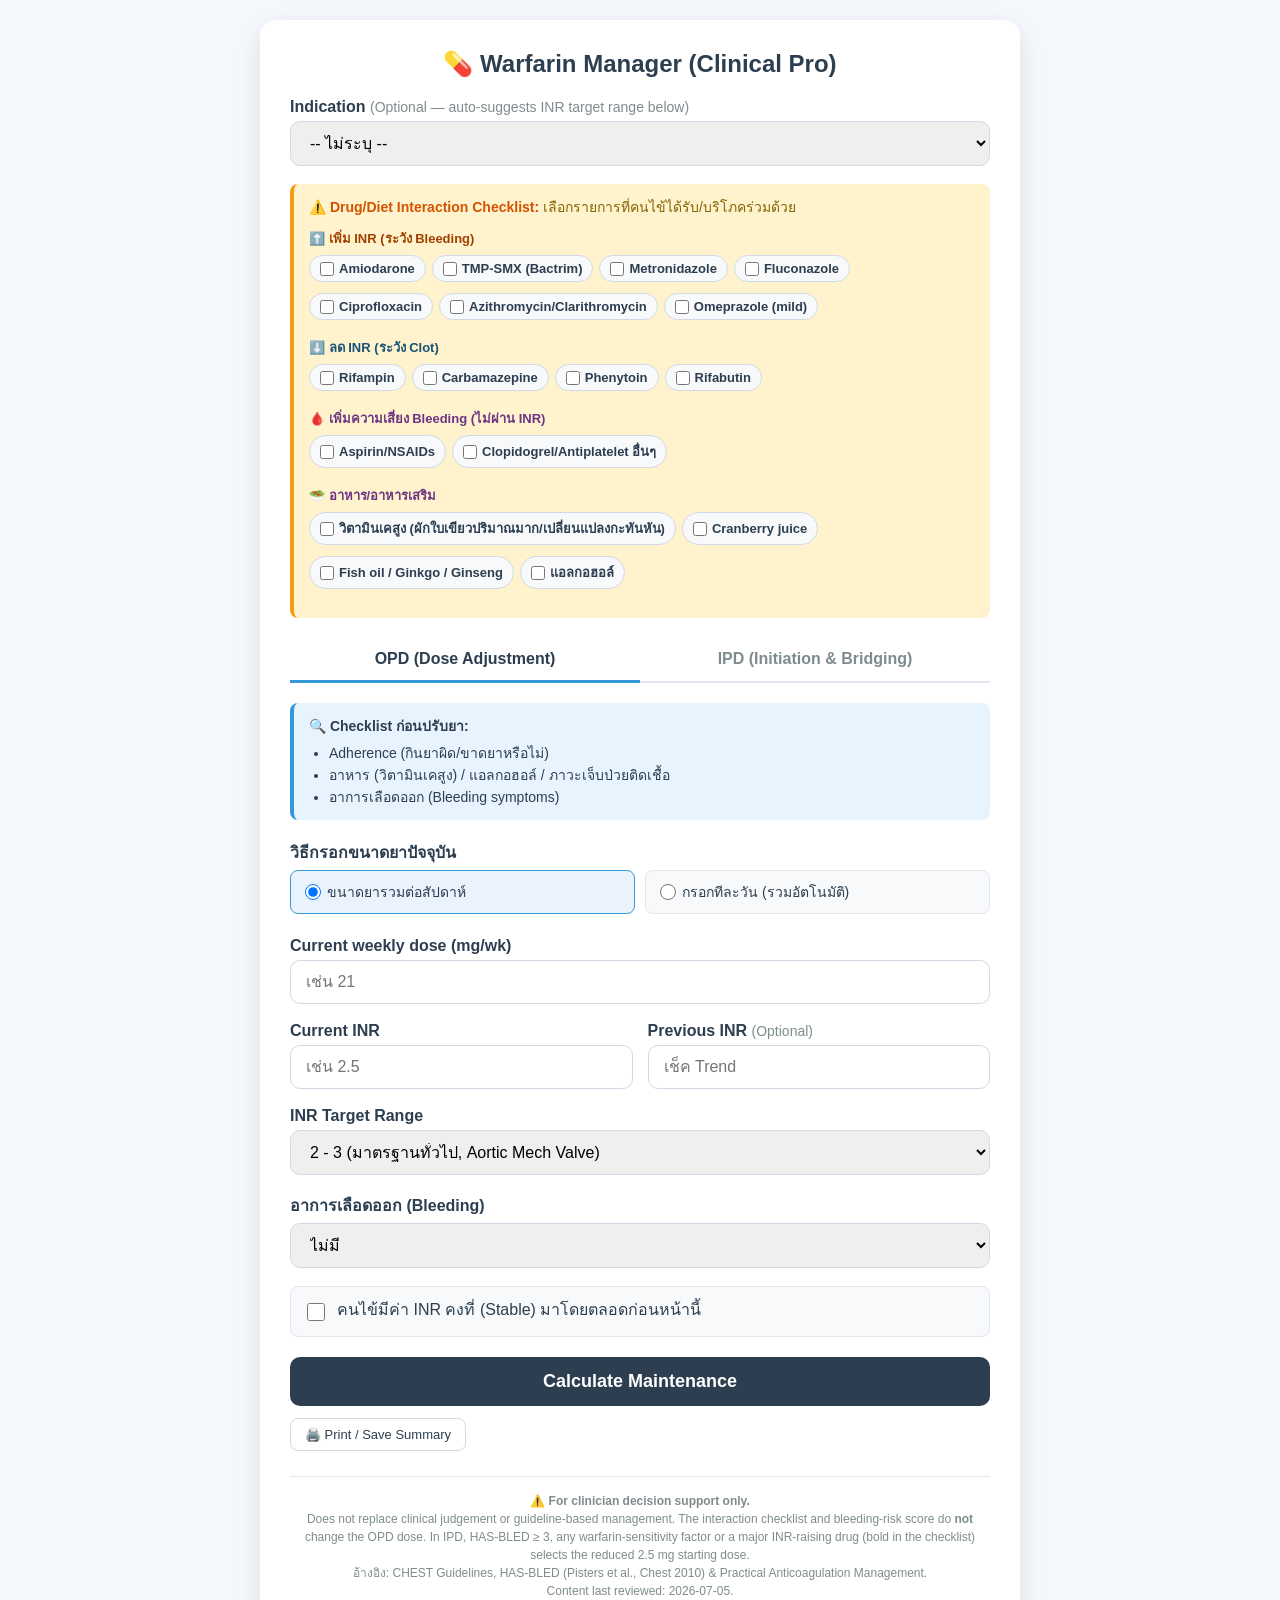
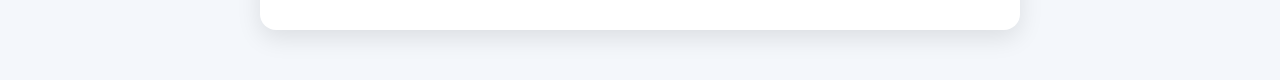
<file: index.html>
<!DOCTYPE html>
<html lang="th">
<head>
    <meta charset="UTF-8">
    <meta name="viewport" content="width=device-width, initial-scale=1.0">
    <title>Warfarin Manager (OPD/IPD)</title>
    <link rel="stylesheet" href="css/styles.css">
</head>
<body>
    <!--
        Version history (clinical governance / audit trail):
        v2.1 (2026-11-17) - Dosing-logic review: trend correction only out of range, plan direction/
                             tolerance guarantees, adjust-current-regimen option, CHEST 0.5 minor-
                             deviation rule, OPD bleeding field, valve bridging + renal LMWH notes,
                             IPD warfarin-sensitivity factors. See README "Clinical scope note".
        v2.0 (2026-07-05) - Rebuilt from single-file version into modular structure.
                             Added: indication field (auto target-range suggestion), HAS-BLED
                             bleeding-risk calculator (replaces subjective Frail checkbox),
                             categorized interaction checklist, print stylesheet, accessibility
                             improvements, inline validation. Core OPD/IPD dosing math unchanged.
        v1.0              - Original single-file "Warfarin Manager (Clinical Pro)".
    -->
    <div class="container">
        <h1>💊 Warfarin Manager (Clinical Pro)</h1>

        <!-- Indication (shared across tabs) -->
        <div class="form-group">
            <label for="indicationSelect">Indication <span class="optional-label">(Optional — auto-suggests INR target range below)</span></label>
            <select id="indicationSelect">
                <option value="">-- ไม่ระบุ --</option>
                <option value="af">Atrial Fibrillation (non-valvular)</option>
                <option value="vte">VTE (DVT/PE)</option>
                <option value="valve_aortic">Mechanical Valve - Aortic</option>
                <option value="valve_mitral">Mechanical Valve - Mitral</option>
                <option value="aps">Antiphospholipid Syndrome (APS)</option>
            </select>
            <div id="indicationNote" class="calc-note" style="margin-top:6px;"></div>
        </div>

        <!-- Drug & Diet Interaction Checklist -->
        <div class="drug-alert">
            <strong>⚠️ Drug/Diet Interaction Checklist:</strong> เลือกรายการที่คนไข้ได้รับ/บริโภคร่วมด้วย
            <div id="interactionChecklist" style="margin-top:10px;"></div>
            <div id="interactionAdvisory" class="interaction-advisory"></div>
        </div>

        <!-- Tab Navigation -->
        <div class="tabs" role="tablist">
            <button class="tab-button active" role="tab" aria-selected="true" aria-controls="opdTab" tabindex="0" onclick="switchTab('opd')">OPD (Dose Adjustment)</button>
            <button class="tab-button" role="tab" aria-selected="false" aria-controls="ipdTab" tabindex="-1" onclick="switchTab('ipd')">IPD (Initiation &amp; Bridging)</button>
        </div>

        <!-- ========================================== -->
        <!-- TAB 1: OPD (Maintenance / Dose Adjustment) -->
        <!-- ========================================== -->
        <div id="opdTab" class="tab-content active" role="tabpanel">
            <div class="clinical-checklist">
                <strong>🔍 Checklist ก่อนปรับยา:</strong>
                <ul>
                    <li>Adherence (กินยาผิด/ขาดยาหรือไม่)</li>
                    <li>อาหาร (วิตามินเคสูง) / แอลกอฮอล์ / ภาวะเจ็บป่วยติดเชื้อ</li>
                    <li>อาการเลือดออก (Bleeding symptoms)</li>
                </ul>
            </div>

            <div class="form-group">
                <label>วิธีกรอกขนาดยาปัจจุบัน</label>
                <div class="dose-mode-toggle" role="radiogroup" aria-label="วิธีกรอกขนาดยาปัจจุบัน">
                    <label class="dose-mode-option">
                        <input type="radio" name="doseInputMode" value="total" id="doseModeTotal" checked>
                        ขนาดยารวมต่อสัปดาห์
                    </label>
                    <label class="dose-mode-option">
                        <input type="radio" name="doseInputMode" value="byday" id="doseModeByDay">
                        กรอกทีละวัน (รวมอัตโนมัติ)
                    </label>
                </div>
            </div>

            <div class="form-group" id="totalDoseGroup">
                <label for="currentDose">Current weekly dose (mg/wk)</label>
                <input type="number" id="currentDose" min="1" max="105" step="0.1" placeholder="เช่น 21" aria-describedby="currentDoseError">
                <span id="currentDoseError" class="field-error" role="alert"></span>
            </div>

            <div class="form-group" id="dailyDoseGroup" style="display: none;">
                <div id="dailyDoseTable"></div>
                <div class="daily-dose-total">รวมต่อสัปดาห์: <strong id="dailyDoseTotalDisplay">0</strong> mg/สัปดาห์</div>
                <span id="dailyDoseError" class="field-error" role="alert"></span>
            </div>

            <div style="display: flex; gap: 15px;">
                <div class="form-group" style="flex: 1;">
                    <label for="currentINR">Current INR</label>
                    <input type="number" id="currentINR" min="0.5" max="20" step="0.1" placeholder="เช่น 2.5" aria-describedby="currentINRError">
                    <span id="currentINRError" class="field-error" role="alert"></span>
                </div>
                <div class="form-group" style="flex: 1;">
                    <label for="prevInrOpd">Previous INR <span class="optional-label">(Optional)</span></label>
                    <input type="number" id="prevInrOpd" min="0.5" max="20" step="0.1" placeholder="เช็ค Trend">
                </div>
            </div>

            <div class="form-group">
                <label for="targetRange">INR Target Range</label>
                <select id="targetRange">
                    <option value="2-3" selected>2 - 3 (มาตรฐานทั่วไป, Aortic Mech Valve)</option>
                    <option value="2.5-3.5">2.5 - 3.5 (Mitral Mech Valve, APS บางกรณี)</option>
                </select>
            </div>

            <div class="form-group">
                <label for="bleedingStatus">อาการเลือดออก (Bleeding)</label>
                <select id="bleedingStatus">
                    <option value="none" selected>ไม่มี</option>
                    <option value="minor">มีเลือดออกเล็กน้อย (Minor: จ้ำเลือด, เลือดออกตามไรฟัน, เลือดกำเดาหยุดเองได้)</option>
                    <option value="major">มีเลือดออกรุนแรง (Major: GI bleed, ICH, Hb ลด ≥ 2 g/dL, ต้องให้เลือด)</option>
                </select>
            </div>

            <div class="form-group checkbox-group">
                <input type="checkbox" id="wasStable">
                <label for="wasStable">คนไข้มีค่า INR คงที่ (Stable) มาโดยตลอดก่อนหน้านี้</label>
            </div>

            <button class="primary-btn" onclick="calculateOPD()">Calculate Maintenance</button>

            <div id="opdOutput" class="output" style="display: none;" aria-live="polite">
                <h2>📋 แผนการจัดการที่แนะนำ</h2>
                <div id="emergencyAlert" class="emergency-alert" style="display: none;"></div>
                <div id="trendAlert" class="trend-alert" style="display: none;"></div>
                <div id="bleedAlert" class="trend-alert" style="display: none;"></div>
                <div id="valveAlert" class="trend-alert" style="display: none;"></div>
                <div id="stableAlert" class="stable-alert" style="display: none;"></div>

                <div id="holdStep" class="step-box" style="display: none;">
                    <div class="step-header">▶ Step 1: Hold Dose &amp; Acute Management</div>
                    <div id="holdInstructions" style="font-size: 15px; line-height: 1.5;"></div>
                </div>

                <div id="maintenanceStep" class="step-box">
                    <div id="maintenanceHeader" class="step-header maintenance">▶ Step 2: New Maintenance Regimen</div>
                    <div class="target-dose" id="weeklyDoseDisplay"></div>
                    <div class="calc-note" id="calcNoteDisplay"></div>

                    <div style="margin:15px 0 10px 0; font-weight:600; color:#2c3e50;" id="optionsTitle">ทางเลือกการจัดยา:</div>
                    <div id="regimenDisplay" class="options-grid"></div>
                </div>
                <div id="followupBox" class="followup-box"></div>
            </div>
        </div>

        <!-- ========================================== -->
        <!-- TAB 2: IPD (Warfarin Initiation & Bridging)-->
        <!-- ========================================== -->
        <div id="ipdTab" class="tab-content" role="tabpanel">
            <div class="clinical-checklist" style="background: #fdf2e9; border-left-color: #e67e22;">
                <strong>⚠️ Note on Early Hypercoagulability:</strong>
                <ul>
                    <li>Warfarin ในช่วงแรกจะลด Protein C/S ก่อน Factor II, IX, X</li>
                    <li><strong>อาจทำให้ลิ่มเลือดอุดตันเพิ่มขึ้นในระยะสั้น</strong> ต้องทำ LMWH Bridging ใน High-risk thrombosis</li>
                </ul>
            </div>

            <div class="collapsible">
                <button type="button" class="collapsible-toggle" aria-expanded="false" aria-controls="hasBledBody" onclick="toggleCollapsible(this)">
                    <span>📊 HAS-BLED Bleeding Risk Calculator</span>
                    <span class="collapsible-chevron">▾</span>
                </button>
                <div id="hasBledBody" class="collapsible-body">
                    <div id="hasBledChecklist"></div>
                    <div id="hasBledScoreDisplay" class="risk-score-display low">HAS-BLED score: 0</div>
                </div>
            </div>

            <div class="form-group">
                <label>ปัจจัยที่ไวต่อ Warfarin <span class="optional-label">(ข้อใดข้อหนึ่ง → เริ่มยาขนาดต่ำ 2.5 mg; ยาที่ตีกันรุนแรง (ตัวหนา) ใน Interaction Checklist และ HAS-BLED ≥ 3 ก็นับด้วย)</span></label>
                <div id="sensitivityChecklist"></div>
                <div id="startDoseDisplay" class="risk-score-display low"></div>
            </div>

            <div class="form-group checkbox-group">
                <input type="checkbox" id="ipdBridging">
                <label for="ipdBridging">
                    <strong>Need LMWH Bridging:</strong><br>
                    Acute VTE, Mechanical Valve, หรือ High-risk AF
                </label>
            </div>

            <div class="form-group">
                <label for="ipdTargetRange">INR Target Range (เป้าหมาย)</label>
                <select id="ipdTargetRange">
                    <option value="2-3" selected>2 - 3 (มาตรฐานทั่วไป, Aortic Mech Valve)</option>
                    <option value="2.5-3.5">2.5 - 3.5 (Mitral Mech Valve, APS)</option>
                </select>
            </div>

            <div class="form-group">
                <label for="ipdDay">Day of Therapy (วันที่รับยา Warfarin)</label>
                <select id="ipdDay">
                    <option value="1">Day 1 - 2 (เริ่มโหลด/ให้ยาเบื้องต้น)</option>
                    <option value="3">Day 3 (เริ่มประเมินผล)</option>
                    <option value="4">Day 4</option>
                    <option value="5">Day 5+</option>
                </select>
            </div>

            <div style="display: flex; gap: 15px;" id="ipdInrGroup">
                <div class="form-group" style="flex: 1;">
                    <label for="ipdINR">Today's INR</label>
                    <input type="number" id="ipdINR" min="0.5" max="20" step="0.1" placeholder="เช่น 1.8" aria-describedby="ipdINRError">
                    <span id="ipdINRError" class="field-error" role="alert"></span>
                </div>
                <div class="form-group" style="flex: 1;">
                    <label for="ipdPrevINR">Yesterday INR <span class="optional-label">(Optional)</span></label>
                    <input type="number" id="ipdPrevINR" min="0.5" max="20" step="0.1" placeholder="เช็ค Trend">
                </div>
            </div>

            <button class="primary-btn" onclick="calculateIPD()">Generate Protocol</button>

            <div id="ipdOutput" class="output" style="display: none;" aria-live="polite">
                <h2>🏥 IPD Initiation Protocol</h2>

                <div id="ipdTrendAlert" class="trend-alert" style="display:none;"></div>

                <div id="bridgingAlert" class="bridging-rule" style="display:none;">
                    <strong>💉 LMWH Bridging Golden Rule:</strong>
                    <ul>
                        <li><strong>Dose:</strong> Enoxaparin 1 mg/kg BID หรือ 1.5 mg/kg daily</li>
                        <li><strong>CrCl &lt; 30 mL/min:</strong> ลดเป็น Enoxaparin 1 mg/kg วันละครั้ง (หรือพิจารณา UFH)</li>
                        <li><strong>ห้ามหยุด LMWH</strong> จนกว่าจะเข้าเงื่อนไข <u>ทั้ง 2 ข้อ</u>:</li>
                        <li>1) ได้รับ LMWH <strong>ขั้นต่ำ 5 วัน</strong></li>
                        <li>2) ค่า INR ≥ Target <strong>อย่างน้อย 24 ชั่วโมง</strong></li>
                    </ul>
                </div>

                <div class="step-box">
                    <div class="step-header">▶ ขนาดยาที่แนะนำ (Today's Dose)</div>
                    <div id="ipdDoseText" class="dose-highlight"></div>
                    <div id="ipdDoseNote" style="font-size: 15px; color: #5a6b7a;"></div>
                </div>

                <div class="followup-box" style="margin-top: 15px; background: #eafaf1; border-color: #2ecc71; color: #27ae60;">
                    📅 <strong>Monitoring:</strong> INR should be checked daily during initiation until stable.
                </div>
            </div>
        </div>

        <button type="button" id="printBtn" class="print-btn">🖨️ Print / Save Summary</button>

        <div class="footer-note">
            ⚠️ <strong>For clinician decision support only.</strong><br>
            Does not replace clinical judgement or guideline-based management. The interaction checklist and bleeding-risk score do <strong>not</strong> change the OPD dose. In IPD, HAS-BLED ≥ 3, any warfarin-sensitivity factor or a major INR-raising drug (bold in the checklist) selects the reduced 2.5 mg starting dose.<br>
            อ้างอิง: CHEST Guidelines, HAS-BLED (Pisters et al., Chest 2010) &amp; Practical Anticoagulation Management.<br>
            Content last reviewed: 2026-07-05.
        </div>
    </div>

    <!-- Load order matters: shared logic modules first, then DOM-wiring modules, then app.js -->
    <script src="js/tabletOptimizer.js"></script>
    <script src="js/bleedingRisk.js"></script>
    <script src="js/interactions.js"></script>
    <script src="js/opd.js"></script>
    <script src="js/ipd.js"></script>
    <script src="js/ui.js"></script>
    <script src="js/app.js"></script>
</body>
</html>
</file>
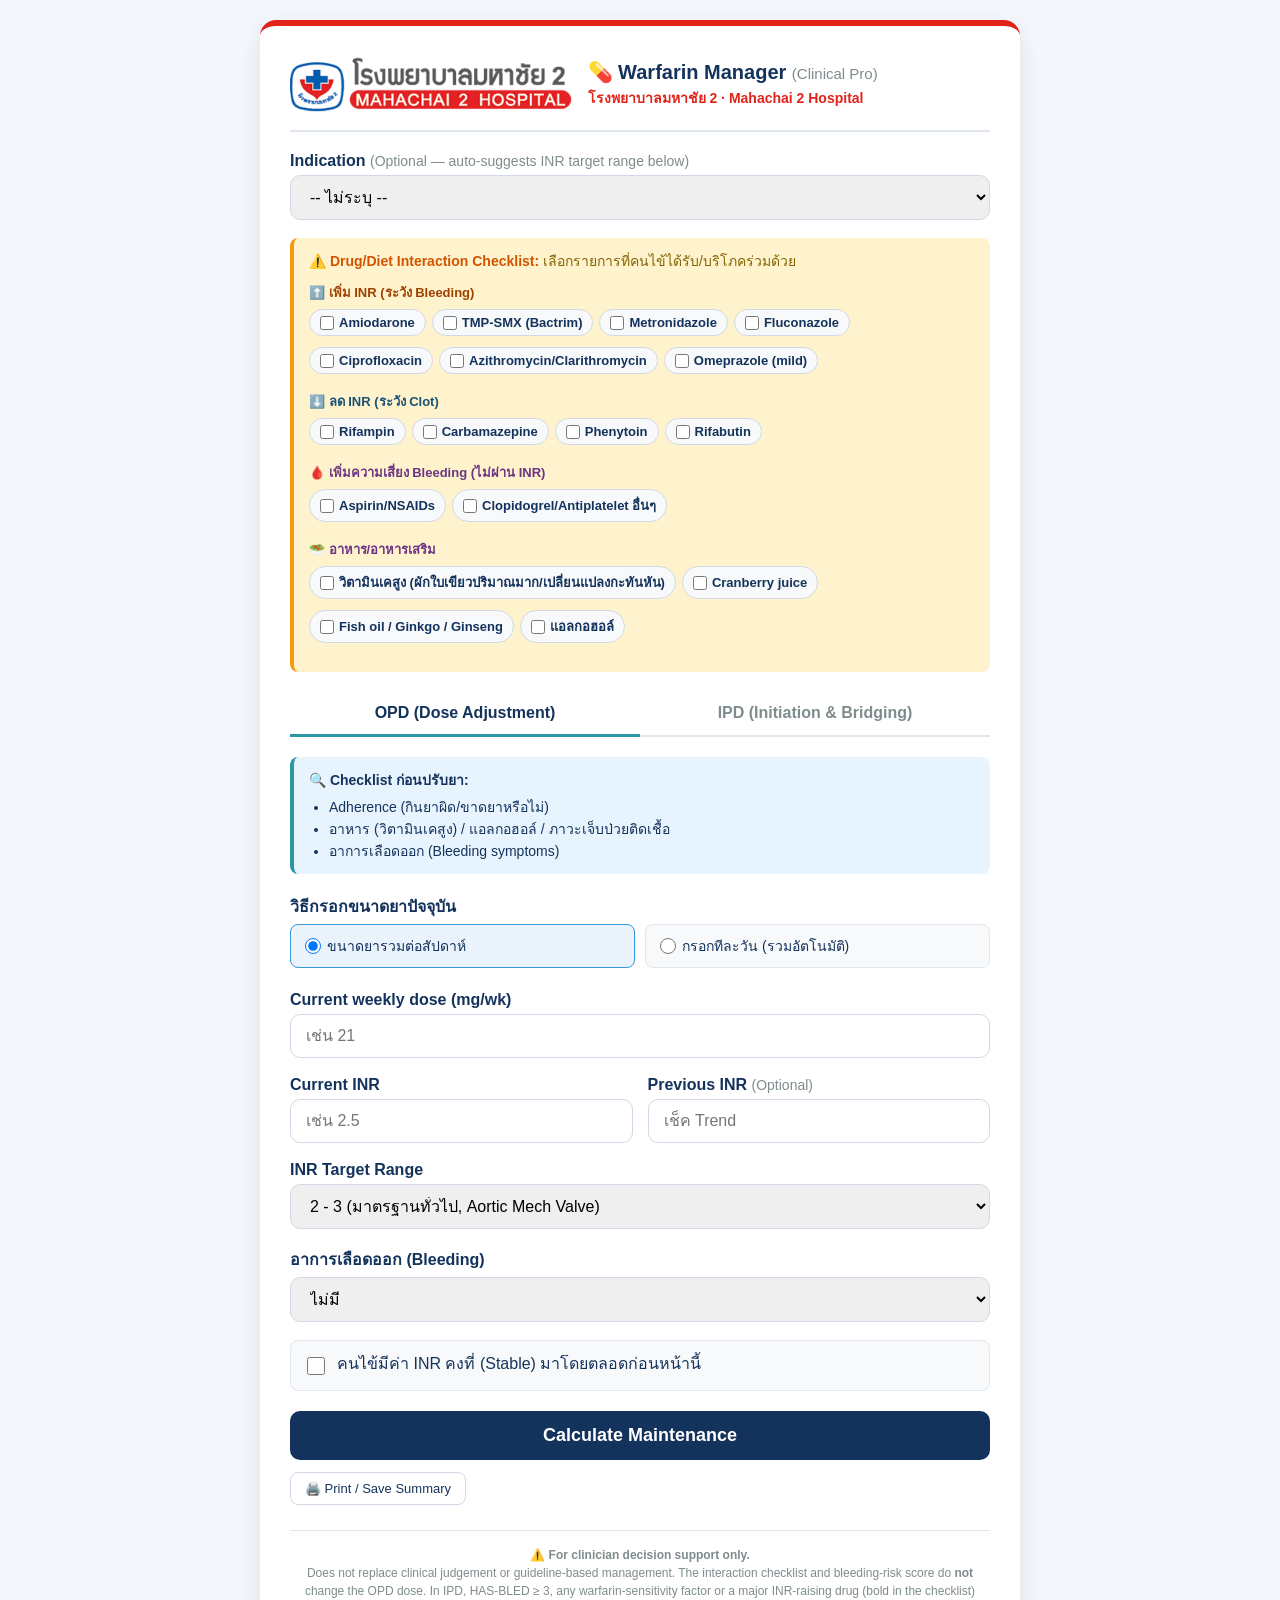
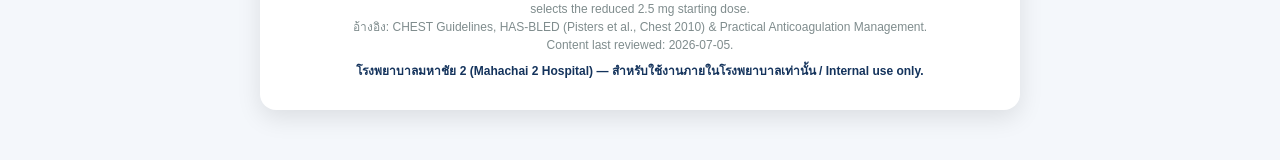
<file: mahachai2/index.html>
<!DOCTYPE html>
<html lang="th">
<head>
    <meta charset="UTF-8">
    <meta name="viewport" content="width=device-width, initial-scale=1.0">
    <title>Warfarin Manager — โรงพยาบาลมหาชัย 2 (Mahachai 2 Hospital)</title>
    <link rel="stylesheet" href="../css/styles.css">
    <link rel="stylesheet" href="css/hospital.css">
    <link rel="icon" href="img/mh2-logo.png">
</head>
<body>
    <!--
        Hospital-branded edition (Mahachai 2 Hospital).
        Shares the same core JS logic (../js/*.js) and base layout (../css/styles.css)
        as the generic Warfarin Manager — only the branding shell (header/logo/colors/
        footer) below and mahachai2/css/hospital.css are specific to this edition.
        See ../README.md for version history of the shared core.
    -->
    <div class="container">
        <header class="hospital-header">
            <img src="img/mh2-logo.png" alt="Mahachai 2 Hospital logo" class="hospital-logo">
            <div class="hospital-heading">
                <h1>💊 Warfarin Manager <span class="hospital-heading-sub">(Clinical Pro)</span></h1>
                <div class="hospital-name">โรงพยาบาลมหาชัย 2 · Mahachai 2 Hospital</div>
            </div>
        </header>

        <!-- Indication (shared across tabs) -->
        <div class="form-group">
            <label for="indicationSelect">Indication <span class="optional-label">(Optional — auto-suggests INR target range below)</span></label>
            <select id="indicationSelect">
                <option value="">-- ไม่ระบุ --</option>
                <option value="af">Atrial Fibrillation (non-valvular)</option>
                <option value="vte">VTE (DVT/PE)</option>
                <option value="valve_aortic">Mechanical Valve - Aortic</option>
                <option value="valve_mitral">Mechanical Valve - Mitral</option>
                <option value="aps">Antiphospholipid Syndrome (APS)</option>
            </select>
            <div id="indicationNote" class="calc-note" style="margin-top:6px;"></div>
        </div>

        <!-- Drug & Diet Interaction Checklist -->
        <div class="drug-alert">
            <strong>⚠️ Drug/Diet Interaction Checklist:</strong> เลือกรายการที่คนไข้ได้รับ/บริโภคร่วมด้วย
            <div id="interactionChecklist" style="margin-top:10px;"></div>
            <div id="interactionAdvisory" class="interaction-advisory"></div>
        </div>

        <!-- Tab Navigation -->
        <div class="tabs" role="tablist">
            <button class="tab-button active" role="tab" aria-selected="true" aria-controls="opdTab" tabindex="0" onclick="switchTab('opd')">OPD (Dose Adjustment)</button>
            <button class="tab-button" role="tab" aria-selected="false" aria-controls="ipdTab" tabindex="-1" onclick="switchTab('ipd')">IPD (Initiation &amp; Bridging)</button>
        </div>

        <!-- ========================================== -->
        <!-- TAB 1: OPD (Maintenance / Dose Adjustment) -->
        <!-- ========================================== -->
        <div id="opdTab" class="tab-content active" role="tabpanel">
            <div class="clinical-checklist">
                <strong>🔍 Checklist ก่อนปรับยา:</strong>
                <ul>
                    <li>Adherence (กินยาผิด/ขาดยาหรือไม่)</li>
                    <li>อาหาร (วิตามินเคสูง) / แอลกอฮอล์ / ภาวะเจ็บป่วยติดเชื้อ</li>
                    <li>อาการเลือดออก (Bleeding symptoms)</li>
                </ul>
            </div>

            <div class="form-group">
                <label>วิธีกรอกขนาดยาปัจจุบัน</label>
                <div class="dose-mode-toggle" role="radiogroup" aria-label="วิธีกรอกขนาดยาปัจจุบัน">
                    <label class="dose-mode-option">
                        <input type="radio" name="doseInputMode" value="total" id="doseModeTotal" checked>
                        ขนาดยารวมต่อสัปดาห์
                    </label>
                    <label class="dose-mode-option">
                        <input type="radio" name="doseInputMode" value="byday" id="doseModeByDay">
                        กรอกทีละวัน (รวมอัตโนมัติ)
                    </label>
                </div>
            </div>

            <div class="form-group" id="totalDoseGroup">
                <label for="currentDose">Current weekly dose (mg/wk)</label>
                <input type="number" id="currentDose" min="1" max="105" step="0.1" placeholder="เช่น 21" aria-describedby="currentDoseError">
                <span id="currentDoseError" class="field-error" role="alert"></span>
            </div>

            <div class="form-group" id="dailyDoseGroup" style="display: none;">
                <div id="dailyDoseTable"></div>
                <div class="daily-dose-total">รวมต่อสัปดาห์: <strong id="dailyDoseTotalDisplay">0</strong> mg/สัปดาห์</div>
                <span id="dailyDoseError" class="field-error" role="alert"></span>
            </div>

            <div style="display: flex; gap: 15px;">
                <div class="form-group" style="flex: 1;">
                    <label for="currentINR">Current INR</label>
                    <input type="number" id="currentINR" min="0.5" max="20" step="0.1" placeholder="เช่น 2.5" aria-describedby="currentINRError">
                    <span id="currentINRError" class="field-error" role="alert"></span>
                </div>
                <div class="form-group" style="flex: 1;">
                    <label for="prevInrOpd">Previous INR <span class="optional-label">(Optional)</span></label>
                    <input type="number" id="prevInrOpd" min="0.5" max="20" step="0.1" placeholder="เช็ค Trend">
                </div>
            </div>

            <div class="form-group">
                <label for="targetRange">INR Target Range</label>
                <select id="targetRange">
                    <option value="2-3" selected>2 - 3 (มาตรฐานทั่วไป, Aortic Mech Valve)</option>
                    <option value="2.5-3.5">2.5 - 3.5 (Mitral Mech Valve, APS บางกรณี)</option>
                </select>
            </div>

            <div class="form-group">
                <label for="bleedingStatus">อาการเลือดออก (Bleeding)</label>
                <select id="bleedingStatus">
                    <option value="none" selected>ไม่มี</option>
                    <option value="minor">มีเลือดออกเล็กน้อย (Minor: จ้ำเลือด, เลือดออกตามไรฟัน, เลือดกำเดาหยุดเองได้)</option>
                    <option value="major">มีเลือดออกรุนแรง (Major: GI bleed, ICH, Hb ลด ≥ 2 g/dL, ต้องให้เลือด)</option>
                </select>
            </div>

            <div class="form-group checkbox-group">
                <input type="checkbox" id="wasStable">
                <label for="wasStable">คนไข้มีค่า INR คงที่ (Stable) มาโดยตลอดก่อนหน้านี้</label>
            </div>

            <button class="primary-btn" onclick="calculateOPD()">Calculate Maintenance</button>

            <div id="opdOutput" class="output" style="display: none;" aria-live="polite">
                <h2>📋 แผนการจัดการที่แนะนำ</h2>
                <div id="emergencyAlert" class="emergency-alert" style="display: none;"></div>
                <div id="trendAlert" class="trend-alert" style="display: none;"></div>
                <div id="bleedAlert" class="trend-alert" style="display: none;"></div>
                <div id="valveAlert" class="trend-alert" style="display: none;"></div>
                <div id="stableAlert" class="stable-alert" style="display: none;"></div>

                <div id="holdStep" class="step-box" style="display: none;">
                    <div class="step-header">▶ Step 1: Hold Dose &amp; Acute Management</div>
                    <div id="holdInstructions" style="font-size: 15px; line-height: 1.5;"></div>
                </div>

                <div id="maintenanceStep" class="step-box">
                    <div id="maintenanceHeader" class="step-header maintenance">▶ Step 2: New Maintenance Regimen</div>
                    <div class="target-dose" id="weeklyDoseDisplay"></div>
                    <div class="calc-note" id="calcNoteDisplay"></div>

                    <div style="margin:15px 0 10px 0; font-weight:600; color:var(--brand-ink);" id="optionsTitle">ทางเลือกการจัดยา:</div>
                    <div id="regimenDisplay" class="options-grid"></div>
                </div>
                <div id="followupBox" class="followup-box"></div>
            </div>
        </div>

        <!-- ========================================== -->
        <!-- TAB 2: IPD (Warfarin Initiation & Bridging)-->
        <!-- ========================================== -->
        <div id="ipdTab" class="tab-content" role="tabpanel">
            <div class="clinical-checklist" style="background: #fdf2e9; border-left-color: #e67e22;">
                <strong>⚠️ Note on Early Hypercoagulability:</strong>
                <ul>
                    <li>Warfarin ในช่วงแรกจะลด Protein C/S ก่อน Factor II, IX, X</li>
                    <li><strong>อาจทำให้ลิ่มเลือดอุดตันเพิ่มขึ้นในระยะสั้น</strong> ต้องทำ LMWH Bridging ใน High-risk thrombosis</li>
                </ul>
            </div>

            <div class="collapsible">
                <button type="button" class="collapsible-toggle" aria-expanded="false" aria-controls="hasBledBody" onclick="toggleCollapsible(this)">
                    <span>📊 HAS-BLED Bleeding Risk Calculator</span>
                    <span class="collapsible-chevron">▾</span>
                </button>
                <div id="hasBledBody" class="collapsible-body">
                    <div id="hasBledChecklist"></div>
                    <div id="hasBledScoreDisplay" class="risk-score-display low">HAS-BLED score: 0</div>
                </div>
            </div>

            <div class="form-group">
                <label>ปัจจัยที่ไวต่อ Warfarin <span class="optional-label">(ข้อใดข้อหนึ่ง → เริ่มยาขนาดต่ำ 2.5 mg; ยาที่ตีกันรุนแรง (ตัวหนา) ใน Interaction Checklist และ HAS-BLED ≥ 3 ก็นับด้วย)</span></label>
                <div id="sensitivityChecklist"></div>
                <div id="startDoseDisplay" class="risk-score-display low"></div>
            </div>

            <div class="form-group checkbox-group">
                <input type="checkbox" id="ipdBridging">
                <label for="ipdBridging">
                    <strong>Need LMWH Bridging:</strong><br>
                    Acute VTE, Mechanical Valve, หรือ High-risk AF
                </label>
            </div>

            <div class="form-group">
                <label for="ipdTargetRange">INR Target Range (เป้าหมาย)</label>
                <select id="ipdTargetRange">
                    <option value="2-3" selected>2 - 3 (มาตรฐานทั่วไป, Aortic Mech Valve)</option>
                    <option value="2.5-3.5">2.5 - 3.5 (Mitral Mech Valve, APS)</option>
                </select>
            </div>

            <div class="form-group">
                <label for="ipdDay">Day of Therapy (วันที่รับยา Warfarin)</label>
                <select id="ipdDay">
                    <option value="1">Day 1 - 2 (เริ่มโหลด/ให้ยาเบื้องต้น)</option>
                    <option value="3">Day 3 (เริ่มประเมินผล)</option>
                    <option value="4">Day 4</option>
                    <option value="5">Day 5+</option>
                </select>
            </div>

            <div style="display: flex; gap: 15px;" id="ipdInrGroup">
                <div class="form-group" style="flex: 1;">
                    <label for="ipdINR">Today's INR</label>
                    <input type="number" id="ipdINR" min="0.5" max="20" step="0.1" placeholder="เช่น 1.8" aria-describedby="ipdINRError">
                    <span id="ipdINRError" class="field-error" role="alert"></span>
                </div>
                <div class="form-group" style="flex: 1;">
                    <label for="ipdPrevINR">Yesterday INR <span class="optional-label">(Optional)</span></label>
                    <input type="number" id="ipdPrevINR" min="0.5" max="20" step="0.1" placeholder="เช็ค Trend">
                </div>
            </div>

            <button class="primary-btn" onclick="calculateIPD()">Generate Protocol</button>

            <div id="ipdOutput" class="output" style="display: none;" aria-live="polite">
                <h2>🏥 IPD Initiation Protocol</h2>

                <div id="ipdTrendAlert" class="trend-alert" style="display:none;"></div>

                <div id="bridgingAlert" class="bridging-rule" style="display:none;">
                    <strong>💉 LMWH Bridging Golden Rule:</strong>
                    <ul>
                        <li><strong>Dose:</strong> Enoxaparin 1 mg/kg BID หรือ 1.5 mg/kg daily</li>
                        <li><strong>CrCl &lt; 30 mL/min:</strong> ลดเป็น Enoxaparin 1 mg/kg วันละครั้ง (หรือพิจารณา UFH)</li>
                        <li><strong>ห้ามหยุด LMWH</strong> จนกว่าจะเข้าเงื่อนไข <u>ทั้ง 2 ข้อ</u>:</li>
                        <li>1) ได้รับ LMWH <strong>ขั้นต่ำ 5 วัน</strong></li>
                        <li>2) ค่า INR ≥ Target <strong>อย่างน้อย 24 ชั่วโมง</strong></li>
                    </ul>
                </div>

                <div class="step-box">
                    <div class="step-header">▶ ขนาดยาที่แนะนำ (Today's Dose)</div>
                    <div id="ipdDoseText" class="dose-highlight"></div>
                    <div id="ipdDoseNote" style="font-size: 15px; color: #5a6b7a;"></div>
                </div>

                <div class="followup-box" style="margin-top: 15px; background: #eafaf1; border-color: #2ecc71; color: #27ae60;">
                    📅 <strong>Monitoring:</strong> INR should be checked daily during initiation until stable.
                </div>
            </div>
        </div>

        <button type="button" id="printBtn" class="print-btn">🖨️ Print / Save Summary</button>

        <div class="footer-note">
            ⚠️ <strong>For clinician decision support only.</strong><br>
            Does not replace clinical judgement or guideline-based management. The interaction checklist and bleeding-risk score do <strong>not</strong> change the OPD dose. In IPD, HAS-BLED ≥ 3, any warfarin-sensitivity factor or a major INR-raising drug (bold in the checklist) selects the reduced 2.5 mg starting dose.<br>
            อ้างอิง: CHEST Guidelines, HAS-BLED (Pisters et al., Chest 2010) &amp; Practical Anticoagulation Management.<br>
            Content last reviewed: 2026-07-05.
            <div class="hospital-footer-line">โรงพยาบาลมหาชัย 2 (Mahachai 2 Hospital) — สำหรับใช้งานภายในโรงพยาบาลเท่านั้น / Internal use only.</div>
        </div>
    </div>

    <!-- Load order matters: shared logic modules first, then DOM-wiring modules, then app.js -->
    <script src="../js/tabletOptimizer.js"></script>
    <script src="../js/bleedingRisk.js"></script>
    <script src="../js/interactions.js"></script>
    <script src="../js/opd.js"></script>
    <script src="../js/ipd.js"></script>
    <script src="../js/ui.js"></script>
    <script src="../js/app.js"></script>
</body>
</html>
</file>
<file: css/styles.css>
:root {
    /* Brand palette — override these custom properties in a hospital-specific
       stylesheet loaded after this file to re-skin the app without touching
       the shared layout/logic. Defaults match the original generic look. */
    --brand-ink: #2c3e50;
    --brand-ink-dark: #1a252f;
    --brand-accent: #3498db;
    --brand-accent-dark: #2980b9;
    --brand-accent-focus-ring: rgba(52,152,219,0.2);
    --brand-accent-shadow: rgba(52,152,219,0.15);
}

body {
    font-family: 'Segoe UI', Tahoma, Geneva, Verdana, sans-serif;
    background: #f4f7fb;
    margin: 0;
    padding: 20px;
    display: flex;
    justify-content: center;
    align-items: flex-start;
    min-height: 100vh;
}
.container {
    max-width: 700px;
    width: 100%;
    background: white;
    border-radius: 16px;
    box-shadow: 0 8px 25px rgba(0,0,0,0.1);
    padding: 30px;
    margin-bottom: 30px;
}
h1 { margin-top: 0; color: var(--brand-ink); font-size: 24px; text-align: center; margin-bottom: 20px;}

/* Interaction Alert */
.drug-alert {
    background: #fff3cd; border-left: 4px solid #f39c12; padding: 12px 15px;
    border-radius: 8px; margin-bottom: 20px; font-size: 14px; color: #856404;
}
.drug-alert strong { color: #d35400; }
.drug-alert ul { margin: 5px 0 0; padding-left: 20px; }
.drug-alert li { margin-bottom: 3px; }

/* Tabs Styling */
.tabs { display: flex; border-bottom: 2px solid #e0e7ef; margin-bottom: 20px; }
.tab-button {
    flex: 1; padding: 12px 15px; background: none; border: none;
    font-size: 16px; font-weight: bold; color: #7f8c8d; cursor: pointer;
    transition: all 0.3s; border-bottom: 3px solid transparent; margin-bottom: -2px;
}
.tab-button:hover { color: var(--brand-accent); }
.tab-button.active { color: var(--brand-ink); border-bottom-color: var(--brand-accent); }
.tab-content { display: none; }
.tab-content.active { display: block; animation: fadeIn 0.4s ease-in-out; }
@keyframes fadeIn { from { opacity: 0; transform: translateY(5px); } to { opacity: 1; transform: translateY(0); } }

/* General Forms */
.form-group { margin-bottom: 18px; }
label { display: block; font-weight: 600; color: var(--brand-ink); margin-bottom: 5px; }
input[type="number"], select {
    width: 100%; padding: 12px 15px; border: 1px solid #d1d9e6;
    border-radius: 10px; font-size: 16px; box-sizing: border-box; transition: border 0.2s;
}
input:focus, select:focus { border-color: var(--brand-accent); outline: none; box-shadow: 0 0 0 3px var(--brand-accent-focus-ring); }
.optional-label { color: #7f8c8d; font-size: 14px; font-weight: normal; }

.checkbox-group {
    display: flex; align-items: flex-start; background: #f8f9fa;
    padding: 12px; border-radius: 8px; border: 1px solid #e0e7ef; margin-bottom: 10px;
}
.checkbox-group input { margin-right: 12px; margin-top: 4px; width: 18px; height: 18px; flex-shrink: 0;}
.checkbox-group label { margin-bottom: 0; font-weight: normal; cursor: pointer; line-height: 1.4; }

button.primary-btn {
    background: var(--brand-ink); color: white; border: none; padding: 14px 20px;
    font-size: 18px; font-weight: 600; border-radius: 10px; width: 100%;
    cursor: pointer; transition: background 0.2s; margin-top: 10px;
}
button.primary-btn:hover { background: var(--brand-ink-dark); }

/* Alerts & Outputs */
.output { margin-top: 30px; background: #f0f4fa; border-radius: 12px; padding: 20px; border-left: 5px solid #2ecc71; }
.output h2 { margin-top: 0; color: var(--brand-ink); font-size: 20px; border-bottom: 1px solid #d1d9e6; padding-bottom: 10px;}

.clinical-checklist { background: #e8f4fd; border-left: 4px solid var(--brand-accent); padding: 12px 15px; border-radius: 8px; margin-bottom: 20px; font-size: 14px; color: var(--brand-ink); }
.clinical-checklist ul { margin: 5px 0 0; padding-left: 20px; }

.step-box { background: white; border: 1px solid #d1d9e6; padding: 15px; border-radius: 10px; margin-bottom: 15px; }
.step-header { font-size: 18px; font-weight: bold; color: #e67e22; margin-bottom: 10px; border-bottom: 1px dashed #d1d9e6; padding-bottom: 8px;}
.step-header.maintenance { color: var(--brand-accent-dark); }

.target-dose { font-size: 18px; font-weight: bold; color: var(--brand-ink); display: flex; align-items: center; gap: 10px; flex-wrap: wrap; margin-bottom: 10px;}
.calc-note { font-size: 13px; color: #5a6b7a; }

.badge { padding: 4px 10px; border-radius: 20px; font-size: 14px; font-weight: bold; color: white; }
.badge.increase { background-color: #c0392b; }
.badge.decrease { background-color: var(--brand-accent-dark); }
.badge.neutral { background-color: #707b7c; }

.emergency-alert { background: #fff0f0; border: 2px solid #e74c3c; padding: 15px; border-radius: 8px; margin-bottom: 20px; color: #c0392b; animation: pulse 2s infinite; }
.emergency-alert h3 { margin: 0 0 10px 0; color: #c0392b; display: flex; align-items: center; gap: 8px;}
.emergency-alert ul { margin: 0; padding-left: 20px; font-size: 15px;}
@keyframes pulse { 0% { box-shadow: 0 0 0 0 rgba(231, 76, 60, 0.4); } 70% { box-shadow: 0 0 0 10px rgba(231, 76, 60, 0); } 100% { box-shadow: 0 0 0 0 rgba(231, 76, 60, 0); } }

.stable-alert { background: #eafaf1; border-left: 4px solid #2ecc71; padding: 15px; border-radius: 8px; margin-bottom: 20px; color: #1e8449; font-size: 15px; }
.trend-alert { background: #fdf2e9; border-left: 4px solid #e67e22; padding: 15px; border-radius: 8px; margin-bottom: 20px; color: #a04000; font-size: 14px; line-height: 1.5;}
.followup-box { background: #fff3cd; border-left: 4px solid #f39c12; padding: 15px; border-radius: 8px; margin-top: 20px; font-size: 16px; color: #6b5100; font-weight: 500; }

/* IPD Specific */
.bridging-rule { background: #fdf2e9; border-left: 4px solid #e67e22; padding: 15px; border-radius: 8px; margin-bottom: 15px; color: #a04000; font-weight: 500;}
.bridging-rule ul { margin: 5px 0 0; padding-left: 20px; font-weight: normal; font-size: 14px;}
.dose-highlight { font-size: 24px; font-weight: bold; color: var(--brand-accent-dark); margin: 10px 0; display: flex; align-items: center; gap: 10px;}

/* OPD Options Grid */
.options-grid { display: grid; grid-template-columns: 1fr; gap: 15px; }
@media (min-width: 600px) { .options-grid { grid-template-columns: 1fr 1fr; } }

.option-card { background: white; border: 2px solid #e0e7ef; border-radius: 10px; padding: 20px 15px 15px; position: relative; }
.option-card.primary { border-color: var(--brand-accent); box-shadow: 0 4px 10px var(--brand-accent-shadow); }
.option-badge { position: absolute; top: -12px; left: 15px; background: var(--brand-accent-dark); color: white; padding: 4px 12px; border-radius: 12px; font-size: 13px; font-weight: bold; }
.option-card:not(.primary) .option-badge { background: #707b7c; }
.option-total { text-align: right; color: #a04000; font-weight: bold; font-size: 15px; margin-bottom: 8px; padding-bottom: 8px; border-bottom: 1px dashed #e0e7ef; }

.regimen-detail p { margin: 8px 0; font-size: 15px; }
.tablet-hint { font-size: 14px; color: #34495e; margin-top: 12px; padding-top: 12px; background: #f8f9fa; border-radius: 6px; padding: 10px; }
.tablet-hint ul { margin: 5px 0 0 0; padding-left: 20px; }
.tablet-hint li { margin-bottom: 4px; }
.day-header { list-style-type: none; font-weight: bold; color: var(--brand-accent-dark); margin-left: -20px; margin-top: 8px; }

.footer-note { margin-top: 25px; font-size: 12px; color: #7f8c8d; text-align: center; line-height: 1.5; border-top: 1px solid #e0e7ef; padding-top: 15px;}

.print-btn {
    background: none; border: 1px solid #d1d9e6; color: var(--brand-ink); padding: 8px 14px;
    border-radius: 8px; font-size: 13px; cursor: pointer; margin-top: 12px;
}
.print-btn:hover { background: #f0f4fa; }

/* Dose input mode toggle */
.dose-mode-toggle { display: flex; gap: 10px; flex-wrap: wrap; }
.dose-mode-option {
    display: flex; align-items: center; gap: 6px; background: #f8f9fa; border: 1px solid #e0e7ef;
    border-radius: 8px; padding: 10px 14px; font-weight: normal; cursor: pointer; font-size: 14px; flex: 1;
}
.dose-mode-option input { margin: 0; width: 16px; height: 16px; }
.dose-mode-option:has(input:checked) { border-color: #3498db; background: #eaf2fb; }

/* Daily dose entry table */
.daily-dose-row {
    display: grid; grid-template-columns: 90px 1fr 90px 90px; gap: 10px; align-items: center;
    padding: 8px 0; border-bottom: 1px solid #f0f4fa;
}
.daily-dose-row:last-child { border-bottom: none; }
.daily-dose-row .day-label { font-weight: 600; color: #2c3e50; font-size: 14px; }
.daily-dose-row select, .daily-dose-row input {
    padding: 8px 10px; border: 1px solid #d1d9e6; border-radius: 8px; font-size: 14px; box-sizing: border-box;
}
.daily-dose-row .daily-computed { font-size: 13px; color: #5a6b7a; text-align: right; }
.daily-dose-total { margin-top: 12px; font-weight: bold; color: #2c3e50; text-align: right; font-size: 15px; }

/* Field validation */
.field-error {
    color: #c0392b; font-size: 13px; margin-top: 6px; display: none;
}
.field-error.visible { display: block; }
input.invalid, select.invalid { border-color: #c0392b; box-shadow: 0 0 0 3px rgba(192,57,43,0.15); }

/* Collapsible section (bleeding risk calculator) */
.collapsible { border: 1px solid #e0e7ef; border-radius: 10px; margin-bottom: 15px; overflow: hidden; }
.collapsible-toggle {
    width: 100%; text-align: left; background: #f8f9fa; border: none; padding: 12px 15px;
    font-weight: 600; color: var(--brand-ink); cursor: pointer; display: flex; justify-content: space-between; align-items: center;
    font-size: 15px;
}
.collapsible-toggle:hover { background: #eef2f7; }
.collapsible-body { padding: 12px 15px; display: none; }
.collapsible-body.open { display: block; }
.collapsible-chevron { transition: transform 0.2s; }
.collapsible-toggle[aria-expanded="true"] .collapsible-chevron { transform: rotate(180deg); }

.risk-score-display { font-weight: bold; margin-top: 10px; padding: 10px; border-radius: 8px; background: #f0f4fa; }
.risk-score-display.high { background: #fff0f0; color: #c0392b; }
.risk-score-display.low { background: #eafaf1; color: #1e8449; }

/* Interaction checklist categories */
.interaction-category { margin-bottom: 12px; }
.interaction-category-title { font-weight: 600; font-size: 13px; margin-bottom: 6px; }
.interaction-category-title.up { color: #a04000; }
.interaction-category-title.down { color: #1a5276; }
.interaction-category-title.other { color: #6c3483; }
.interaction-chip-row { display: flex; flex-wrap: wrap; gap: 6px; }
.interaction-chip {
    display: inline-flex; align-items: center; gap: 5px; background: #f8f9fa; border: 1px solid #d1d9e6;
    border-radius: 20px; padding: 5px 10px; font-size: 13px; cursor: pointer; user-select: none;
}
.interaction-chip input { margin: 0; width: 14px; height: 14px; }
.interaction-chip.checked { background: #eaf2fb; border-color: var(--brand-accent); }
.interaction-advisory { display: none; margin-top: 12px; }
.interaction-advisory.visible { display: block; }

@media print {
    body { background: white; padding: 0; }
    .container { box-shadow: none; padding: 0; max-width: 100%; }
    .tabs, button.primary-btn, .collapsible-toggle, .interaction-chip input, .print-btn { display: none !important; }
    .collapsible-body { display: block !important; }
    .form-group input, .form-group select { border: none; padding: 2px 0; background: none; }
    .option-card { break-inside: avoid; }
    .step-box { break-inside: avoid; }
}

/* Per-option % change and changed-day highlighting (adjust-current-regimen option) */
.option-pct { font-size: 13px; font-weight: normal; color: #5a6b7a; }
.regimen-detail p.day-changed { font-weight: 600; color: var(--brand-accent-dark); }

/* Major interactions (also lower the IPD starting dose) */
.interaction-chip.major span { font-weight: 700; }
</file>
<file: mahachai2/css/hospital.css>
/* Mahachai 2 Hospital edition — brand overrides layered on top of ../../css/styles.css.
   Core layout/logic is untouched; this file only repaints brand colors and
   adds the header/logo block. Colors sampled from the hospital's official logo. */
:root {
    --brand-ink: #14335c;
    --brand-ink-dark: #0c2140;
    --brand-accent: #2a97a3;
    --brand-accent-dark: #1d6f79;
    --brand-accent-focus-ring: rgba(42,151,163,0.2);
    --brand-accent-shadow: rgba(42,151,163,0.15);
    --brand-red: #e2231a;
}

.container { border-top: 6px solid var(--brand-red); }

.hospital-header {
    display: flex;
    align-items: center;
    gap: 16px;
    margin-bottom: 20px;
    padding-bottom: 18px;
    border-bottom: 2px solid #e0e7ef;
}
.hospital-logo { height: 56px; width: auto; flex-shrink: 0; }
.hospital-heading { text-align: left; flex: 1; }
.hospital-heading h1 {
    margin: 0; text-align: left; font-size: 20px; color: var(--brand-ink);
}
.hospital-heading .hospital-heading-sub {
    font-weight: normal; color: #7f8c8d; font-size: 15px;
}
.hospital-heading .hospital-name {
    margin-top: 3px; font-size: 14px; font-weight: 600; color: var(--brand-red);
}

.hospital-footer-line {
    margin-top: 8px; font-weight: 600; color: var(--brand-ink);
}

@media print {
    .hospital-header { border-bottom-color: #ccc; }
}

@media (max-width: 480px) {
    .hospital-header { gap: 12px; }
    .hospital-logo { height: 44px; }
    .hospital-heading h1 { font-size: 17px; }
}
</file>
